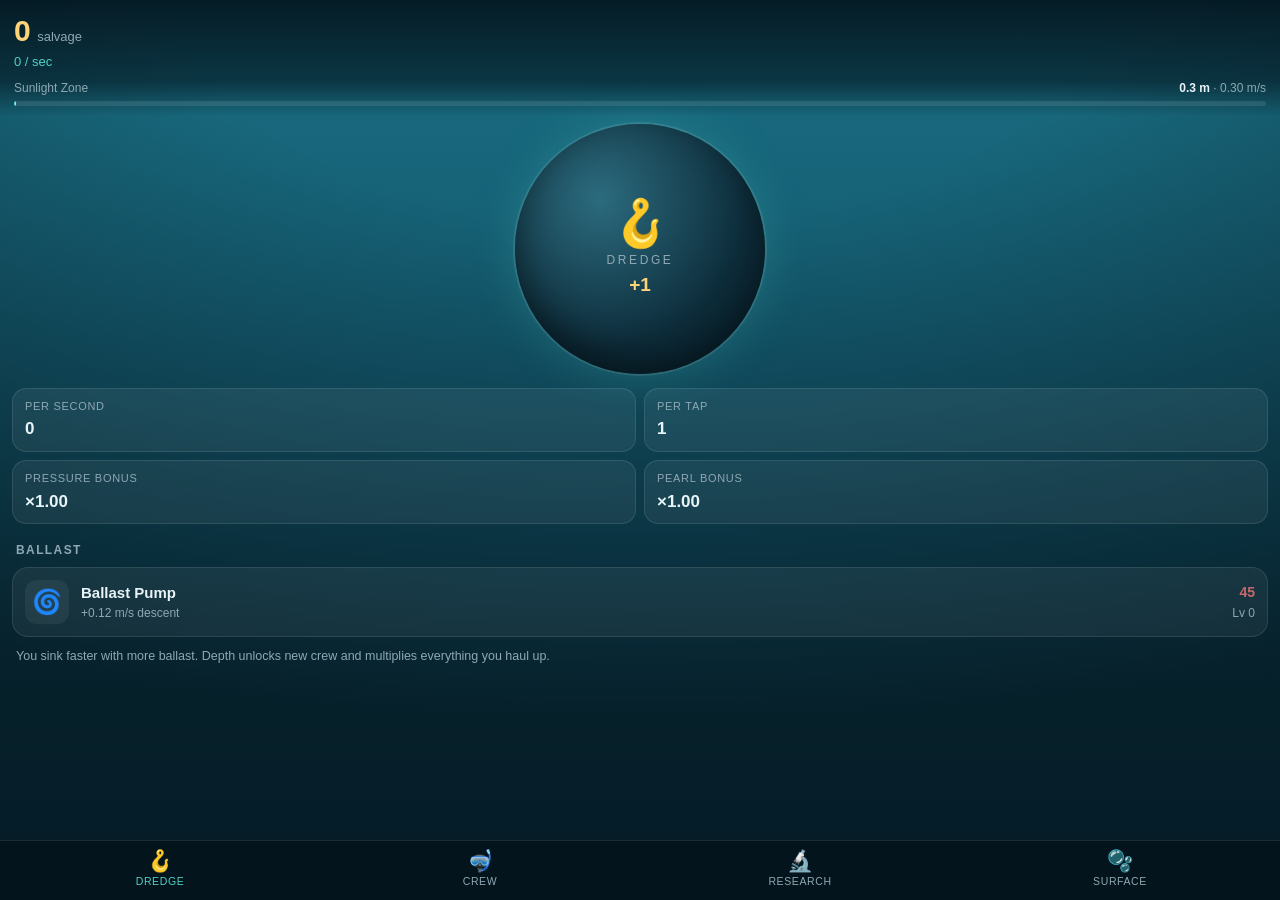
<file: abyss.html>
<!DOCTYPE html>
<html lang="en">
<head>
<meta charset="utf-8">
<meta name="viewport" content="width=device-width, initial-scale=1, maximum-scale=1, user-scalable=no, viewport-fit=cover">
<meta name="theme-color" content="#03131c">
<meta name="apple-mobile-web-app-capable" content="yes">
<meta name="apple-mobile-web-app-status-bar-style" content="black-translucent">
<meta name="description" content="Abyss — an idle deep-sea salvage game.">
<title>Abyss</title>
<style>
  :root{
    --bg:#03131c;
    --panel:rgba(255,255,255,.06);
    --panel-2:rgba(255,255,255,.09);
    --line:rgba(255,255,255,.10);
    --text:#e8f4f8;
    --dim:#8fa8b4;
    --gold:#ffd479;
    --teal:#4fd1c5;
    --pearl:#cbb6ff;
    --bad:#ff7a7a;
    --nav:76px;
  }
  *{box-sizing:border-box;-webkit-tap-highlight-color:transparent}
  html,body{height:100%}
  body{
    margin:0;
    font:15px/1.4 ui-rounded,-apple-system,BlinkMacSystemFont,"Segoe UI",Roboto,sans-serif;
    color:var(--text);
    background:var(--bg);
    overflow:hidden;
    overscroll-behavior:none;
    touch-action:manipulation;
    -webkit-user-select:none;user-select:none;
  }
  #water{position:fixed;inset:0;z-index:-2;transition:background 1.2s linear}
  #vignette{position:fixed;inset:0;z-index:-1;pointer-events:none;
    background:radial-gradient(120% 80% at 50% 0%,transparent 30%,rgba(0,0,0,.55) 100%)}

  /* ---------- top status ---------- */
  header{
    position:fixed;top:0;left:0;right:0;z-index:5;
    padding:calc(env(safe-area-inset-top) + 10px) 14px 10px;
    background:linear-gradient(#03131ce6,#03131c99 70%,transparent);
    backdrop-filter:blur(6px);
  }
  .salvage{display:flex;align-items:baseline;gap:7px}
  .salvage b{font-size:30px;font-weight:800;letter-spacing:-.5px;color:var(--gold)}
  .salvage span{font-size:13px;color:var(--dim)}
  .rate{font-size:13px;color:var(--teal);margin-top:1px}
  .depthbar{margin-top:9px}
  .depthrow{display:flex;justify-content:space-between;font-size:12px;color:var(--dim);margin-bottom:4px}
  .depthrow b{color:var(--text);font-weight:600}
  .track{height:5px;border-radius:99px;background:rgba(255,255,255,.10);overflow:hidden}
  .fill{height:100%;width:0;background:linear-gradient(90deg,var(--teal),#9ae6ff);border-radius:99px;transition:width .3s}

  /* ---------- scroll area ---------- */
  main{
    position:fixed;top:0;bottom:0;left:0;right:0;
    padding:calc(env(safe-area-inset-top) + 118px) 12px calc(var(--nav) + env(safe-area-inset-bottom) + 16px);
    overflow-y:auto;-webkit-overflow-scrolling:touch;overscroll-behavior:contain;
  }
  .page{display:none;animation:in .18s ease}
  .page.on{display:block}
  @keyframes in{from{opacity:0;transform:translateY(6px)}to{opacity:1}}
  h2{font-size:12px;letter-spacing:1.4px;text-transform:uppercase;color:var(--dim);margin:18px 4px 8px;font-weight:700}
  h2:first-child{margin-top:2px}

  /* ---------- dredge ---------- */
  .tapwrap{display:flex;flex-direction:column;align-items:center;justify-content:center;padding:6px 0 14px}
  #tap{
    position:relative;width:min(66vw,250px);aspect-ratio:1;border-radius:50%;border:0;
    background:radial-gradient(circle at 34% 30%,#2b6b7e,#0d2c3a 62%,#07202b);
    box-shadow:0 0 0 2px rgba(255,255,255,.10),0 0 46px rgba(79,209,197,.22),inset 0 -14px 34px rgba(0,0,0,.45);
    color:var(--text);font:inherit;transition:transform .07s ease,box-shadow .2s;
  }
  #tap:active{transform:scale(.955);box-shadow:0 0 0 2px rgba(255,255,255,.18),0 0 66px rgba(79,209,197,.4),inset 0 -10px 26px rgba(0,0,0,.45)}
  #tap .ico{font-size:46px;line-height:1}
  #tap .lbl{margin-top:6px;font-size:12px;letter-spacing:2.6px;text-transform:uppercase;color:var(--dim)}
  #tap .val{margin-top:3px;font-size:19px;font-weight:800;color:var(--gold)}
  .float{position:fixed;pointer-events:none;font-weight:800;color:var(--gold);
    text-shadow:0 2px 10px rgba(0,0,0,.6);animation:rise .85s ease-out forwards;z-index:9}
  @keyframes rise{from{opacity:1;transform:translate(-50%,0)}to{opacity:0;transform:translate(-50%,-70px)}}

  .stats{display:grid;grid-template-columns:1fr 1fr;gap:8px}
  .stat{background:var(--panel);border:1px solid var(--line);border-radius:14px;padding:10px 12px}
  .stat i{display:block;font-style:normal;font-size:11px;letter-spacing:.7px;text-transform:uppercase;color:var(--dim)}
  .stat b{display:block;font-size:17px;margin-top:3px;font-weight:700}

  /* ---------- cards ---------- */
  .card{
    display:flex;align-items:center;gap:12px;width:100%;text-align:left;
    background:var(--panel);border:1px solid var(--line);border-radius:16px;
    padding:12px;margin-bottom:8px;color:var(--text);font:inherit;
    transition:background .15s,transform .07s,border-color .15s;
  }
  .card:active{transform:scale(.985)}
  .card.can{background:var(--panel-2);border-color:rgba(255,212,121,.42)}
  .card.locked{opacity:.42}
  .card .icon{flex:0 0 44px;height:44px;display:grid;place-items:center;font-size:24px;
    background:rgba(255,255,255,.06);border-radius:12px}
  .card .body{flex:1;min-width:0}
  .card .name{font-weight:700;display:flex;align-items:center;gap:6px}
  .card .name em{font-style:normal;font-size:11px;color:var(--teal);background:rgba(79,209,197,.14);
    padding:1px 6px;border-radius:99px}
  .card .sub{font-size:12px;color:var(--dim);margin-top:2px;white-space:nowrap;overflow:hidden;text-overflow:ellipsis}
  .card .right{flex:0 0 auto;text-align:right}
  .card .cost{font-weight:800;color:var(--gold);font-size:14px;white-space:nowrap}
  .card.can .cost{color:#fff2cf}
  .card:not(.can) .cost{color:var(--bad);opacity:.75}
  .card .owned{font-size:12px;color:var(--dim);margin-top:2px}
  .done{border-color:rgba(79,209,197,.35);background:rgba(79,209,197,.08);opacity:.85}
  .done .cost{color:var(--teal)}

  .note{font-size:12.5px;color:var(--dim);line-height:1.55;padding:0 4px;margin:10px 0 4px}

  /* ---------- buy amount ---------- */
  .seg{display:flex;gap:6px;margin:0 0 10px}
  .seg button{flex:1;padding:9px;border-radius:11px;border:1px solid var(--line);
    background:var(--panel);color:var(--dim);font:inherit;font-weight:700;font-size:13px}
  .seg button.on{background:rgba(79,209,197,.16);border-color:rgba(79,209,197,.45);color:var(--teal)}

  /* ---------- surface ---------- */
  .hero{background:linear-gradient(160deg,rgba(203,182,255,.16),rgba(255,255,255,.04));
    border:1px solid rgba(203,182,255,.28);border-radius:20px;padding:18px;text-align:center;margin-bottom:12px}
  .hero .big{font-size:40px;font-weight:800;color:var(--pearl);line-height:1.1}
  .hero .cap{font-size:12px;letter-spacing:1.4px;text-transform:uppercase;color:var(--dim);margin-top:4px}
  .btn{display:block;width:100%;padding:15px;border-radius:15px;border:0;font:inherit;font-weight:800;
    font-size:16px;color:#1a1030;background:linear-gradient(90deg,#cbb6ff,#9ae6ff);margin-top:14px}
  .btn:disabled{background:rgba(255,255,255,.09);color:var(--dim)}
  .btn.ghost{background:var(--panel);border:1px solid var(--line);color:var(--dim);font-size:14px;padding:12px}

  /* ---------- nav ---------- */
  nav{
    position:fixed;left:0;right:0;bottom:0;z-index:6;display:flex;
    padding-bottom:env(safe-area-inset-bottom);
    background:rgba(4,20,28,.92);backdrop-filter:blur(14px);border-top:1px solid var(--line);
  }
  nav button{flex:1;border:0;background:none;color:var(--dim);font:inherit;font-size:10.5px;
    letter-spacing:.6px;padding:9px 0 11px;display:flex;flex-direction:column;align-items:center;gap:3px;position:relative}
  nav button .ni{font-size:21px;line-height:1}
  nav button.on{color:var(--teal)}
  nav .dot{position:absolute;top:6px;right:calc(50% - 20px);width:8px;height:8px;border-radius:50%;
    background:var(--gold);box-shadow:0 0 8px var(--gold);display:none}
  nav button.alert .dot{display:block}

  /* ---------- modal / toast ---------- */
  #modal{position:fixed;inset:0;z-index:20;display:none;place-items:center;padding:24px;
    background:rgba(2,10,15,.82);backdrop-filter:blur(4px)}
  #modal.on{display:grid}
  .sheet{width:100%;max-width:340px;background:#0a2432;border:1px solid var(--line);
    border-radius:22px;padding:22px;text-align:center}
  .sheet h3{margin:0 0 8px;font-size:20px}
  .sheet p{margin:0;color:var(--dim);font-size:14px;line-height:1.6}
  #toast{position:fixed;left:50%;transform:translateX(-50%);bottom:calc(var(--nav) + env(safe-area-inset-bottom) + 18px);
    z-index:15;background:#0d3244;border:1px solid var(--line);border-radius:99px;padding:9px 18px;
    font-size:13px;font-weight:600;opacity:0;transition:opacity .25s;pointer-events:none}
  #toast.on{opacity:1}
</style>
</head>
<body>

<div id="water"></div><div id="vignette"></div>

<header>
  <div class="salvage"><b id="salvage">0</b><span>salvage</span></div>
  <div class="rate" id="rate">0 / sec</div>
  <div class="depthbar">
    <div class="depthrow"><span id="zone">Sunlight Zone</span><span><b id="depth">0 m</b> · <span id="drate">0 m/s</span></span></div>
    <div class="track"><div class="fill" id="dfill"></div></div>
  </div>
</header>

<main id="scroll">
  <!-- DREDGE -->
  <section class="page on" id="p-dredge">
    <div class="tapwrap">
      <button id="tap"><div class="ico">🪝</div><div class="lbl">Dredge</div><div class="val" id="tapval">+1</div></button>
    </div>
    <div class="stats">
      <div class="stat"><i>Per second</i><b id="s-sps">0</b></div>
      <div class="stat"><i>Per tap</i><b id="s-tap">1</b></div>
      <div class="stat"><i>Pressure bonus</i><b id="s-press">×1.00</b></div>
      <div class="stat"><i>Pearl bonus</i><b id="s-pearl">×1.00</b></div>
    </div>
    <h2>Ballast</h2>
    <button class="card" id="ballast">
      <div class="icon">🌀</div>
      <div class="body">
        <div class="name">Ballast Pump</div>
        <div class="sub" id="ballast-sub">+0.12 m/s descent</div>
      </div>
      <div class="right"><div class="cost" id="ballast-cost">60</div><div class="owned" id="ballast-own">Lv 0</div></div>
    </button>
    <p class="note">You sink faster with more ballast. Depth unlocks new crew and multiplies everything you haul up.</p>
  </section>

  <!-- CREW -->
  <section class="page" id="p-crew">
    <div class="seg" id="buyseg">
      <button data-n="1" class="on">×1</button>
      <button data-n="10">×10</button>
      <button data-n="100">×100</button>
      <button data-n="max">MAX</button>
    </div>
    <div id="gens"></div>
    <p class="note">Every 25 of a crew type doubles its output.</p>
  </section>

  <!-- RESEARCH -->
  <section class="page" id="p-research">
    <div id="upgrades"></div>
    <p class="note">Research is permanent — it survives surfacing.</p>
  </section>

  <!-- SURFACE -->
  <section class="page" id="p-surface">
    <div class="hero">
      <div class="big" id="pearlgain">0</div>
      <div class="cap">Pearls on surfacing</div>
      <button class="btn" id="surface">Surface</button>
    </div>
    <div class="stats">
      <div class="stat"><i>Pearls held</i><b id="s-pearls">0</b></div>
      <div class="stat"><i>Dives completed</i><b id="s-dives">0</b></div>
      <div class="stat"><i>Deepest ever</i><b id="s-deepest">0 m</b></div>
      <div class="stat"><i>Total salvage</i><b id="s-total">0</b></div>
    </div>
    <p class="note">Surfacing resets salvage, crew and ballast — you keep pearls and research.
      Each pearl gives <b>+8%</b> production and <b>+3%</b> descent speed. You need <b>1,000 m</b> to surface with anything.</p>
    <h2>Save</h2>
    <button class="btn ghost" id="export">Copy save to clipboard</button>
    <button class="btn ghost" id="import">Paste save</button>
    <button class="btn ghost" id="wipe">Erase everything</button>
  </section>
</main>

<nav>
  <button class="on" data-p="dredge"><span class="ni">🪝</span>DREDGE<span class="dot"></span></button>
  <button data-p="crew"><span class="ni">🤿</span>CREW<span class="dot"></span></button>
  <button data-p="research"><span class="ni">🔬</span>RESEARCH<span class="dot"></span></button>
  <button data-p="surface"><span class="ni">🫧</span>SURFACE<span class="dot"></span></button>
</nav>

<div id="modal"><div class="sheet">
  <h3 id="m-title"></h3><p id="m-body"></p>
  <button class="btn" id="m-ok">Dive back in</button>
</div></div>
<div id="toast"></div>

<script>
"use strict";
const SAVE_KEY = "abyss.save.v1";
const $ = s => document.querySelector(s);

/* ------------------------------------------------------------------ data */
const GENERATORS = [
  {id:"diver",   icon:"🤿", name:"Free Diver",       base:15,     rate:.2,    depth:0,    sub:"Holds their breath. Mostly."},
  {id:"drone",   icon:"🛸", name:"Salvage Drone",    base:130,    rate:1.6,   depth:30,   sub:"Tethered, tireless, slightly dented."},
  {id:"crawler", icon:"🦀", name:"Seabed Crawler",   base:1500,   rate:9,     depth:120,  sub:"Walks the silt, sifting for metal."},
  {id:"sub",     icon:"🚤", name:"Submersible",      base:22000,  rate:47,    depth:450,  sub:"Two seats, one very thick window."},
  {id:"rig",     icon:"🏗️", name:"Dredging Rig",     base:350000, rate:260,   depth:1100, sub:"Chews through the seabed by the tonne."},
  {id:"trench",  icon:"⚙️", name:"Trench Harvester", base:5.2e6,  rate:1400,  depth:2400, sub:"Built for pressure that folds steel."},
  {id:"kraken",  icon:"🦑", name:"Kraken Arm",       base:8e7,    rate:7800,  depth:4800, sub:"Nine joints. Nobody designed the ninth."},
  {id:"maw",     icon:"🕳️", name:"Abyssal Maw",      base:1.1e9,  rate:44000, depth:8500, sub:"It salvages. Do not ask how."},
];

const UPGRADES = [
  {id:"hooks",    icon:"🪝", name:"Barbed Hooks",      cost:50,    target:"click",  mult:3,    depth:0,    sub:"Tap yield ×3"},
  {id:"lamps",    icon:"💡", name:"Halogen Lamps",     cost:700,   target:"diver",  mult:3,    depth:25,   sub:"Free Divers ×3"},
  {id:"thrust",   icon:"💨", name:"Descent Thrusters", cost:1600,  target:"descent",mult:1.5,  depth:55,   sub:"Descent speed ×1.5"},
  {id:"winch",    icon:"🎣", name:"Powered Winch",     cost:6000,  target:"click",  mult:4,    depth:110,  sub:"Tap yield ×4"},
  {id:"sonar",    icon:"📡", name:"Wide-Band Sonar",   cost:20000, target:"all",    mult:1.5,  depth:170,  sub:"All production ×1.5"},
  {id:"netting",  icon:"🕸️", name:"Smart Netting",     cost:9e4,   target:"drone",  mult:3,    depth:300,  sub:"Salvage Drones ×3"},
  {id:"claw",     icon:"🦾", name:"Auto-Claw",         cost:2.4e5, target:"share",  mult:.05,  depth:420,  sub:"Taps also give 5% of your per-second"},
  {id:"tracks",   icon:"🛞", name:"Diamond Tracks",    cost:7e5,   target:"crawler",mult:3,    depth:650,  sub:"Seabed Crawlers ×3"},
  {id:"glass",    icon:"🔮", name:"Deepglass Optics",  cost:3e6,   target:"all",    mult:2,    depth:900,  sub:"All production ×2"},
  {id:"ai",       icon:"🧠", name:"Ballast AI",        cost:1.2e7, target:"descent",mult:1.75, depth:1300, sub:"Descent speed ×1.75"},
  {id:"hull",     icon:"🛡️", name:"Pressure Hull",     cost:2e8,   target:"all",    mult:2.5,  depth:2600, sub:"All production ×2.5"},
  {id:"anchor",   icon:"⚓", name:"Gravity Anchor",    cost:4e9,   target:"descent",mult:2,    depth:3600, sub:"Descent speed ×2"},
  {id:"qclaw",    icon:"⚛️", name:"Quantum Claw",      cost:6e10,  target:"share",  mult:.15,  depth:4600, sub:"Taps also give 15% of your per-second"},
  {id:"chorus",   icon:"🐋", name:"Whale Chorus",      cost:9e11,  target:"all",    mult:3,    depth:6200, sub:"All production ×3"},
  {id:"singular", icon:"🌌", name:"Singularity Net",   cost:5e13,  target:"all",    mult:5,    depth:9500, sub:"All production ×5"},
];

const ZONES = [
  {d:0,    name:"Sunlight Zone",  top:[26,110,130], bot:[10,60,84]},
  {d:200,  name:"Twilight Zone",  top:[14,72,96],   bot:[6,36,56]},
  {d:1000, name:"Midnight Zone",  top:[8,40,62],    bot:[3,18,32]},
  {d:3000, name:"Abyssal Plain",  top:[5,24,40],    bot:[2,9,18]},
  {d:6000, name:"Hadal Trench",   top:[10,14,34],   bot:[2,4,12]},
  {d:9000, name:"The Unmapped",   top:[22,8,38],    bot:[3,2,10]},
];

/* ----------------------------------------------------------------- state */
function newGame(){
  return {salvage:0, total:0, depth:0, deepest:0, pearls:0, dives:0, ballast:0,
          gens:{}, ups:{}, saved:Date.now()};
}
let S = newGame();
let buyAmt = 1, lastFrame = performance.now(), sinceSave = 0, seenTabs = {};

/* ------------------------------------------------------------------ math */
function fmt(n){
  if(!isFinite(n)) return "∞";
  if(n < 0) return "-" + fmt(-n);
  if(n < 1000) return n < 10 ? (Math.round(n*10)/10).toString() : Math.floor(n).toString();
  const U = ["","K","M","B","T","Qa","Qi","Sx","Sp","Oc","No","Dc","Ud","Dd"];
  let t = Math.floor(Math.log10(n)/3);
  if(t >= U.length) return n.toExponential(2).replace("e+","e");
  const v = n / Math.pow(1000,t);
  return (v < 10 ? v.toFixed(2) : v < 100 ? v.toFixed(1) : Math.floor(v)) + U[t];
}
const has = id => !!S.ups[id];
const owned = id => S.gens[id] || 0;

function genOutput(g){
  const n = owned(g.id);
  if(!n) return 0;
  let m = Math.pow(2, Math.floor(n/25));
  for(const u of UPGRADES) if(u.target === g.id && has(u.id)) m *= u.mult;
  return g.rate * n * m;
}
function pressureMult(){ return 1 + S.depth/400; }
function pearlMult(){ return 1 + S.pearls*.08; }
function globalMult(){
  let m = pressureMult() * pearlMult();
  for(const u of UPGRADES) if(u.target === "all" && has(u.id)) m *= u.mult;
  return m;
}
function sps(){
  let raw = 0;
  for(const g of GENERATORS) raw += genOutput(g);
  return raw * globalMult();
}
function tapShare(){
  let s = 0;
  for(const u of UPGRADES) if(u.target === "share" && has(u.id)) s += u.mult;
  return s;
}
function tapPower(){
  let base = 1;
  for(const u of UPGRADES) if(u.target === "click" && has(u.id)) base *= u.mult;
  return base * globalMult() + sps() * tapShare();
}
// water fights back the deeper you go — keeps depth from running away late
function drag(){ return 1 + Math.pow(S.depth/2000, .85); }
function thrust(){
  let r = (.3 + S.ballast*.15) * (1 + S.pearls*.03);
  for(const u of UPGRADES) if(u.target === "descent" && has(u.id)) r *= u.mult;
  return r;
}
function descentRate(){ return thrust()/drag(); }
const ballastCost = () => Math.ceil(45 * Math.pow(1.26, S.ballast));
const genCost = (g,n) => Math.ceil(g.base * Math.pow(1.15, owned(g.id)) * (Math.pow(1.15,n)-1) / .15);

function maxAffordable(g){
  let lo = 0, hi = 1;
  while(genCost(g,hi) <= S.salvage && hi < 1e5) hi *= 2;
  while(lo < hi){ const mid = Math.ceil((lo+hi)/2); genCost(g,mid) <= S.salvage ? lo = mid : hi = mid-1; }
  return lo;
}
const wantCount = g => buyAmt === "max" ? Math.max(1, maxAffordable(g)) : buyAmt;
const pearlGain = () => S.depth < 1000 ? 0 : Math.floor(Math.pow(S.depth/1000, 1.2) * 4);
const zoneAt = d => ZONES.reduce((a,z) => d >= z.d ? z : a, ZONES[0]);

/* ---------------------------------------------------------------- actions */
function doTap(e){
  const v = tapPower();
  S.salvage += v; S.total += v;
  const r = $("#tap").getBoundingClientRect();
  const f = document.createElement("div");
  f.className = "float"; f.textContent = "+" + fmt(v);
  f.style.left = (r.left + r.width*(.25 + Math.random()*.5)) + "px";
  f.style.top  = (r.top  + r.height*(.08 + Math.random()*.18)) + "px";
  document.body.appendChild(f);
  setTimeout(() => f.remove(), 850);
  if(navigator.vibrate) navigator.vibrate(6);
  paint();
}
function buyGen(g){
  if(S.depth < g.depth) return;
  const n = wantCount(g), c = genCost(g,n);
  if(S.salvage < c) return toast("Not enough salvage");
  S.salvage -= c; S.gens[g.id] = owned(g.id) + n;
  render(); paint();
}
function buyUp(u){
  if(has(u.id) || S.deepest < u.depth) return;
  if(S.salvage < u.cost) return toast("Not enough salvage");
  S.salvage -= u.cost; S.ups[u.id] = 1;
  toast(u.name + " installed");
  render(); paint();
}
function buyBallast(){
  const c = ballastCost();
  if(S.salvage < c) return toast("Not enough salvage");
  S.salvage -= c; S.ballast++;
  paint();
}
function surface(){
  const p = pearlGain();
  if(p <= 0) return toast("Reach 1,000 m first");
  S.pearls += p; S.dives++;
  S.salvage = 0; S.depth = 0; S.ballast = 0; S.gens = {};
  show("Surfaced", "You bring up <b>" + fmt(p) + "</b> pearl" + (p===1?"":"s") +
       ". Production is now <b>×" + (pearlMult()).toFixed(2) + "</b>.");
  render(); paint(); save();
}

/* ------------------------------------------------------------------- loop */
function tick(now){
  const dt = Math.min((now - lastFrame)/1000, .5);
  lastFrame = now;
  const gain = sps()*dt;
  S.salvage += gain; S.total += gain;
  S.depth += descentRate()*dt;
  if(S.depth > S.deepest) S.deepest = S.depth;
  sinceSave += dt;
  if(sinceSave > 10){ sinceSave = 0; save(); }
  paint();
  requestAnimationFrame(tick);
}

/* ------------------------------------------------------------------ paint */
let lastZone = null, structureDirty = true;

function paint(){
  const rate = sps(), tap = tapPower(), d = S.depth;
  $("#salvage").textContent = fmt(S.salvage);
  $("#rate").textContent = fmt(rate) + " / sec";
  $("#depth").textContent = fmt(d) + " m";
  $("#drate").textContent = descentRate().toFixed(2) + " m/s";
  $("#tapval").textContent = "+" + fmt(tap);

  const z = zoneAt(d), zi = ZONES.indexOf(z), next = ZONES[zi+1];
  $("#zone").textContent = z.name;
  $("#dfill").style.width = (next ? Math.min(100,(d-z.d)/(next.d-z.d)*100) : 100) + "%";
  if(z !== lastZone){ lastZone = z; paintWater(z); }

  $("#s-sps").textContent   = fmt(rate);
  $("#s-tap").textContent   = fmt(tap);
  $("#s-press").textContent = "×" + pressureMult().toFixed(2);
  $("#s-pearl").textContent = "×" + pearlMult().toFixed(2);
  $("#ballast-cost").textContent = fmt(ballastCost());
  $("#ballast-own").textContent  = "Lv " + S.ballast;
  $("#ballast").classList.toggle("can", S.salvage >= ballastCost());

  $("#pearlgain").textContent = fmt(pearlGain());
  $("#surface").disabled = pearlGain() <= 0;
  $("#s-pearls").textContent  = fmt(S.pearls);
  $("#s-dives").textContent   = S.dives;
  $("#s-deepest").textContent = fmt(S.deepest) + " m";
  $("#s-total").textContent   = fmt(S.total);

  // unlocking a card changes the list structure
  const unlockedNow = GENERATORS.filter(g => d >= g.depth).length +
                      UPGRADES.filter(u => S.deepest >= u.depth).length;
  if(unlockedNow !== paint._u){ paint._u = unlockedNow; structureDirty = true; }
  if(structureDirty){ structureDirty = false; render(); }
  else refreshPrices();
  paintNav();
}

function paintWater(z){
  const t = "rgb(" + z.top.join(",") + ")", b = "rgb(" + z.bot.join(",") + ")";
  $("#water").style.background = "linear-gradient(" + t + "," + b + ")";
  document.querySelector('meta[name=theme-color]').setAttribute("content", t);
}

function render(){
  const gens = $("#gens"); gens.innerHTML = "";
  for(const g of GENERATORS){
    const unlocked = S.depth >= g.depth;
    const n = wantCount(g), c = genCost(g,n), cnt = owned(g.id);
    const el = document.createElement("button");
    el.className = "card" + (unlocked ? "" : " locked");
    el.dataset.gen = g.id;
    el.innerHTML =
      '<div class="icon">' + (unlocked ? g.icon : "🔒") + '</div>' +
      '<div class="body"><div class="name">' + (unlocked ? g.name : "???") +
        (cnt >= 25 ? ' <em>×' + Math.pow(2,Math.floor(cnt/25)) + '</em>' : '') + '</div>' +
        '<div class="sub">' + (unlocked
          ? (cnt ? fmt(genOutput(g)*globalMult()) + "/s total · " : "") + fmt(g.rate) + "/s each"
          : "Reach " + fmt(g.depth) + " m") + '</div></div>' +
      '<div class="right"><div class="cost">' + (unlocked ? fmt(c) + (n>1?" ×"+n:"") : "—") +
        '</div><div class="owned">' + cnt + ' owned</div></div>';
    if(unlocked) el.onclick = () => buyGen(g);
    gens.appendChild(el);
  }

  const ups = $("#upgrades"); ups.innerHTML = "";
  let hiddenFrom = null;
  for(const u of UPGRADES){
    if(has(u.id)){ ups.appendChild(upCard(u,"done")); continue; }
    if(S.deepest < u.depth){ hiddenFrom = hiddenFrom ?? u; continue; }
    ups.appendChild(upCard(u,""));
  }
  if(hiddenFrom){
    const el = document.createElement("button");
    el.className = "card locked";
    el.innerHTML = '<div class="icon">🔒</div><div class="body"><div class="name">Sealed research</div>' +
      '<div class="sub">Next unlocks at ' + fmt(hiddenFrom.depth) + ' m</div></div>';
    ups.appendChild(el);
  }
  refreshPrices();
}
function upCard(u, cls){
  const el = document.createElement("button");
  el.className = "card " + cls;
  el.dataset.up = u.id;
  el.innerHTML =
    '<div class="icon">' + u.icon + '</div>' +
    '<div class="body"><div class="name">' + u.name + '</div><div class="sub">' + u.sub + '</div></div>' +
    '<div class="right"><div class="cost">' + (cls === "done" ? "OWNED" : fmt(u.cost)) + '</div></div>';
  if(cls !== "done") el.onclick = () => buyUp(u);
  return el;
}

function refreshPrices(){
  for(const g of GENERATORS){
    const el = document.querySelector('[data-gen="' + g.id + '"]');
    if(!el || S.depth < g.depth) continue;
    const n = wantCount(g), c = genCost(g,n);
    el.querySelector(".cost").textContent = fmt(c) + (n > 1 ? " ×" + n : "");
    el.classList.toggle("can", S.salvage >= c);
  }
  for(const u of UPGRADES){
    const el = document.querySelector('[data-up="' + u.id + '"]');
    if(!el || has(u.id)) continue;
    el.classList.toggle("can", S.salvage >= u.cost);
  }
}

function paintNav(){
  const affordCrew = GENERATORS.some(g => S.depth >= g.depth && S.salvage >= genCost(g,1));
  const affordUp   = UPGRADES.some(u => !has(u.id) && S.deepest >= u.depth && S.salvage >= u.cost);
  mark("crew", affordCrew); mark("research", affordUp); mark("surface", pearlGain() > 0);
}
function mark(page, on){
  const b = document.querySelector('nav [data-p="' + page + '"]');
  b.classList.toggle("alert", on && !b.classList.contains("on"));
}

/* --------------------------------------------------------------- plumbing */
function go(page){
  document.querySelectorAll(".page").forEach(p => p.classList.toggle("on", p.id === "p-" + page));
  document.querySelectorAll("nav button").forEach(b => b.classList.toggle("on", b.dataset.p === page));
  $("#scroll").scrollTop = 0;
  seenTabs[page] = true;
  paint();
}
let toastTimer;
function toast(msg){
  const t = $("#toast"); t.textContent = msg; t.classList.add("on");
  clearTimeout(toastTimer); toastTimer = setTimeout(() => t.classList.remove("on"), 1600);
}
function show(title, body){
  $("#m-title").innerHTML = title; $("#m-body").innerHTML = body; $("#modal").classList.add("on");
}

/* ------------------------------------------------------------------- save */
function save(){
  S.saved = Date.now();
  try{ localStorage.setItem(SAVE_KEY, JSON.stringify(S)); }catch(e){}
}
function load(){
  let raw;
  try{ raw = localStorage.getItem(SAVE_KEY); }catch(e){ return; }
  if(!raw) return;
  try{
    const d = JSON.parse(raw);
    S = Object.assign(newGame(), d);
    S.gens = d.gens || {}; S.ups = d.ups || {};
    offline();
  }catch(e){ console.warn("bad save", e); }
}
function offline(){
  const secs = Math.min((Date.now() - (S.saved || Date.now()))/1000, 12*3600);
  if(secs < 60) return;
  const earned = sps()*secs, sunk = descentRate()*secs;
  S.salvage += earned; S.total += earned; S.depth += sunk;
  if(S.depth > S.deepest) S.deepest = S.depth;
  const h = Math.floor(secs/3600), m = Math.floor(secs%3600/60);
  show("While you were away", "The crew kept working for <b>" + (h ? h + "h " : "") + m + "m</b>.<br><br>" +
       "<b>+" + fmt(earned) + "</b> salvage<br><b>+" + fmt(sunk) + " m</b> deeper");
}

/* ------------------------------------------------------------------ wiring */
$("#tap").addEventListener("pointerdown", e => { e.preventDefault(); doTap(e); });
$("#ballast").onclick = buyBallast;
$("#surface").onclick = surface;
$("#m-ok").onclick = () => $("#modal").classList.remove("on");
document.querySelectorAll("nav button").forEach(b => b.onclick = () => go(b.dataset.p));
document.querySelectorAll("#buyseg button").forEach(b => b.onclick = () => {
  document.querySelectorAll("#buyseg button").forEach(x => x.classList.remove("on"));
  b.classList.add("on");
  buyAmt = b.dataset.n === "max" ? "max" : +b.dataset.n;
  render();
});
$("#export").onclick = async () => {
  save();
  const code = btoa(unescape(encodeURIComponent(JSON.stringify(S))));
  try{ await navigator.clipboard.writeText(code); toast("Save copied"); }
  catch(e){ prompt("Copy your save:", code); }
};
$("#import").onclick = () => {
  const code = prompt("Paste a save code:");
  if(!code) return;
  try{
    S = Object.assign(newGame(), JSON.parse(decodeURIComponent(escape(atob(code.trim())))));
    save(); structureDirty = true; paint(); toast("Save loaded");
  }catch(e){ toast("That code didn't parse"); }
};
$("#wipe").onclick = () => {
  if(!confirm("Erase your save permanently?")) return;
  S = newGame(); save(); structureDirty = true; paint(); go("dredge"); toast("Wiped");
};
document.addEventListener("visibilitychange", () => {
  if(document.hidden) save();
  else { lastFrame = performance.now(); offline(); }
});
window.addEventListener("beforeunload", save);
document.addEventListener("gesturestart", e => e.preventDefault());

load();
render();
paint();
requestAnimationFrame(tick);
</script>
</body>
</html>
</file>
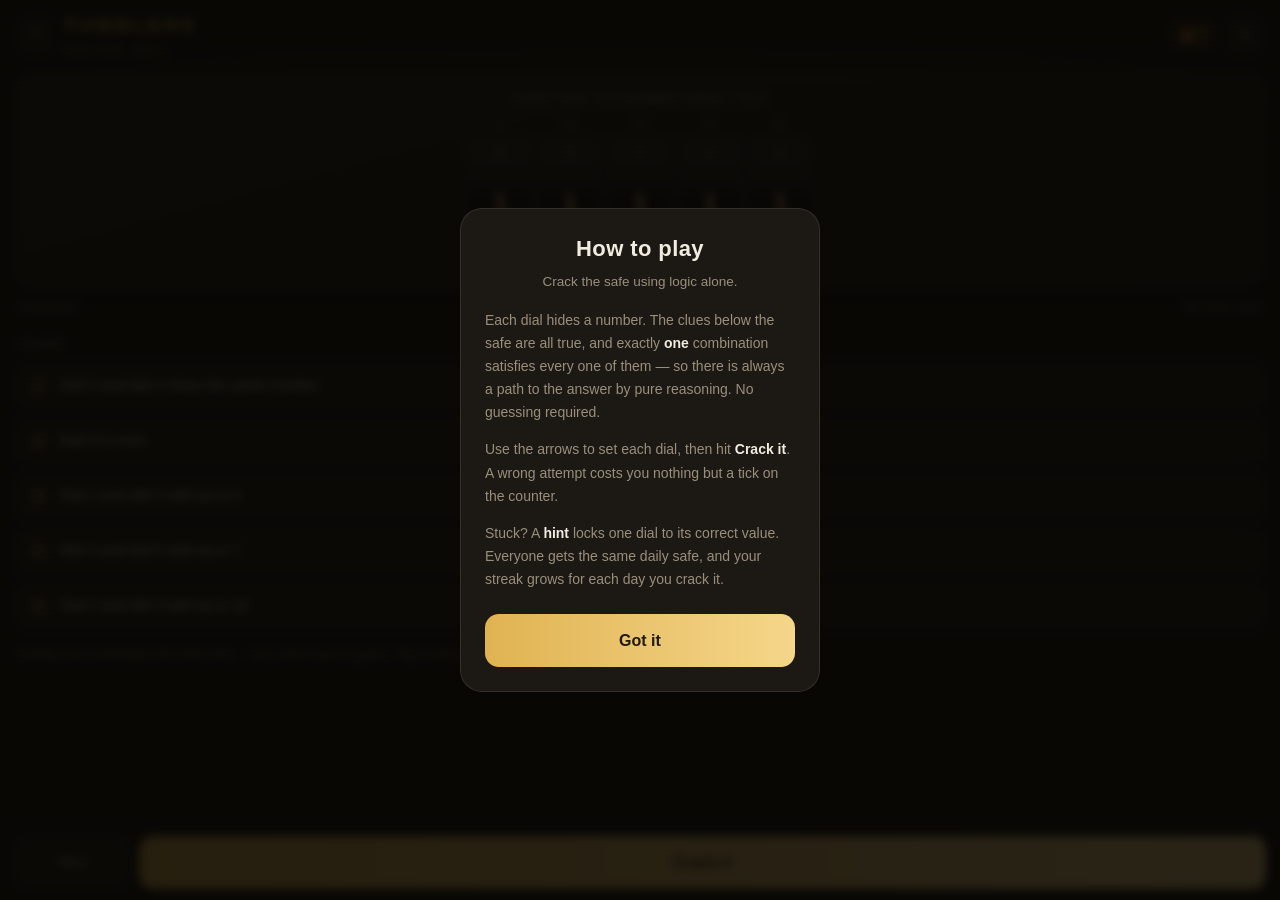
<file: tumblers.html>
<!DOCTYPE html>
<html lang="en">
<head>
<meta charset="utf-8">
<meta name="viewport" content="width=device-width, initial-scale=1, maximum-scale=1, user-scalable=no, viewport-fit=cover">
<meta name="theme-color" content="#14110d">
<meta name="apple-mobile-web-app-capable" content="yes">
<meta name="apple-mobile-web-app-status-bar-style" content="black-translucent">
<meta name="description" content="Tumblers — a daily safe-cracking logic puzzle.">
<title>Tumblers</title>
<style>
  :root{
    --bg:#14110d;
    --steel:#221d17;
    --steel-2:#2b251d;
    --line:rgba(255,255,255,.10);
    --text:#f2ece0;
    --dim:#9a8f7d;
    --brass:#e0b352;
    --brass-2:#f5d68a;
    --green:#7fc98a;
    --red:#e0716b;
    --bar:78px;
  }
  *{box-sizing:border-box;-webkit-tap-highlight-color:transparent}
  html,body{height:100%}
  body{
    margin:0;background:var(--bg);color:var(--text);
    font:15px/1.45 ui-rounded,-apple-system,BlinkMacSystemFont,"Segoe UI",Roboto,sans-serif;
    overflow:hidden;overscroll-behavior:none;touch-action:manipulation;
    -webkit-user-select:none;user-select:none;
  }
  body::before{content:"";position:fixed;inset:0;z-index:-1;
    background:radial-gradient(90% 60% at 50% -10%,#2e2519,transparent 70%)}

  header{position:fixed;top:0;left:0;right:0;z-index:5;
    padding:calc(env(safe-area-inset-top) + 12px) 16px 10px;
    display:flex;align-items:center;gap:10px;
    background:linear-gradient(var(--bg),rgba(20,17,13,.9) 65%,transparent)}
  .brand{flex:1;min-width:0}
  .brand h1{margin:0;font-size:19px;letter-spacing:3.5px;font-weight:800;color:var(--brass)}
  .brand .sub{font-size:11.5px;color:var(--dim);letter-spacing:.4px;margin-top:1px}
  .iconbtn{width:38px;height:38px;flex:0 0 auto;border-radius:11px;border:1px solid var(--line);
    background:var(--steel);color:var(--dim);font:inherit;font-size:16px;display:grid;place-items:center}
  .streak{font-size:12px;font-weight:800;color:var(--brass);background:rgba(224,179,82,.12);
    border:1px solid rgba(224,179,82,.25);border-radius:99px;padding:5px 10px;white-space:nowrap}

  main{position:fixed;inset:0;overflow-y:auto;-webkit-overflow-scrolling:touch;overscroll-behavior:contain;
    padding:calc(env(safe-area-inset-top) + 74px) 14px calc(var(--bar) + env(safe-area-inset-bottom) + 18px)}

  /* ---------------- safe ---------------- */
  .safe{background:linear-gradient(165deg,var(--steel-2),var(--steel));
    border:1px solid var(--line);border-radius:20px;padding:16px 12px;
    box-shadow:inset 0 1px 0 rgba(255,255,255,.06),0 12px 30px rgba(0,0,0,.45)}
  .safe.shake{animation:shake .4s}
  @keyframes shake{10%,90%{transform:translateX(-2px)}20%,80%{transform:translateX(4px)}
    30%,50%,70%{transform:translateX(-7px)}40%,60%{transform:translateX(7px)}}
  .safe.open{border-color:rgba(127,201,138,.5);box-shadow:0 0 34px rgba(127,201,138,.22)}
  .range{text-align:center;font-size:10.5px;letter-spacing:1.5px;text-transform:uppercase;
    color:var(--dim);margin:0 0 12px;font-weight:700}
  .dials{display:flex;justify-content:center;gap:6px}
  .dial{flex:1;max-width:64px;display:flex;flex-direction:column;align-items:center;gap:4px}
  .dial .cap{font-size:10px;letter-spacing:.8px;color:var(--dim);font-weight:700}
  .chev{width:100%;height:30px;border:0;border-radius:9px;background:rgba(255,255,255,.05);
    color:var(--dim);font:inherit;font-size:12px;display:grid;place-items:center}
  .chev:active{background:rgba(224,179,82,.22);color:var(--brass-2)}
  .win{width:100%;aspect-ratio:1/1.05;border:1px solid var(--line);border-radius:12px;
    background:linear-gradient(#171310,#0d0b08);display:grid;place-items:center;
    font-size:27px;font-weight:800;color:var(--brass-2);
    text-shadow:0 2px 6px rgba(0,0,0,.7);position:relative;overflow:hidden}
  .win::after{content:"";position:absolute;inset:0;
    background:linear-gradient(180deg,rgba(255,255,255,.10),transparent 42%,rgba(0,0,0,.35))}
  .dial.hl .win{border-color:var(--brass);box-shadow:0 0 0 2px rgba(224,179,82,.35) inset}
  .dial.locked .win{color:var(--green)}
  .dial.locked .chev{opacity:.25}
  .dial .num{position:relative;z-index:1}

  .metaline{display:flex;justify-content:space-between;font-size:12px;color:var(--dim);
    margin:10px 4px 0;letter-spacing:.3px}

  /* ---------------- clues ---------------- */
  h2{font-size:11.5px;letter-spacing:1.6px;text-transform:uppercase;color:var(--dim);
    margin:20px 4px 9px;font-weight:800}
  .clue{display:flex;align-items:flex-start;gap:11px;width:100%;text-align:left;
    background:var(--steel);border:1px solid var(--line);border-radius:13px;
    padding:12px 13px;margin-bottom:7px;color:var(--text);font:inherit;font-size:14.5px;
    transition:opacity .15s,border-color .15s,transform .06s}
  .clue:active{transform:scale(.99)}
  .clue .n{flex:0 0 21px;height:21px;border-radius:7px;background:rgba(224,179,82,.14);
    color:var(--brass);font-size:11px;font-weight:800;display:grid;place-items:center;margin-top:1px}
  .clue.struck{opacity:.4}
  .clue.struck .t{text-decoration:line-through}
  .clue.lit{border-color:rgba(224,179,82,.5)}

  .note{font-size:12.5px;color:var(--dim);line-height:1.6;padding:0 4px;margin:14px 0 0}

  /* ---------------- bottom bar ---------------- */
  .bar{position:fixed;left:0;right:0;bottom:0;z-index:6;display:flex;gap:9px;
    padding:11px 14px calc(11px + env(safe-area-inset-bottom));
    background:rgba(20,17,13,.94);backdrop-filter:blur(14px);border-top:1px solid var(--line)}
  .btn{flex:1;padding:15px;border-radius:14px;border:0;font:inherit;font-weight:800;font-size:16px;
    background:linear-gradient(90deg,var(--brass),var(--brass-2));color:#20180a}
  .btn:disabled{background:rgba(255,255,255,.07);color:var(--dim)}
  .btn.alt{flex:0 0 116px;background:var(--steel);border:1px solid var(--line);color:var(--dim);font-size:14px}

  /* ---------------- modal ---------------- */
  .modal{position:fixed;inset:0;z-index:20;display:none;place-items:center;padding:22px;
    background:rgba(8,6,4,.86);backdrop-filter:blur(5px)}
  .modal.on{display:grid}
  .sheet{width:100%;max-width:360px;max-height:82vh;overflow-y:auto;background:#1c1813;
    border:1px solid var(--line);border-radius:22px;padding:24px}
  .sheet h3{margin:0 0 6px;font-size:22px;text-align:center;letter-spacing:.4px}
  .sheet .lede{margin:0 0 16px;text-align:center;color:var(--dim);font-size:13.5px}
  .grid{display:grid;grid-template-columns:1fr 1fr 1fr;gap:8px;margin-bottom:16px}
  .box{background:var(--steel);border:1px solid var(--line);border-radius:13px;padding:11px 8px;text-align:center}
  .box i{display:block;font-style:normal;font-size:10px;letter-spacing:.7px;text-transform:uppercase;color:var(--dim)}
  .box b{display:block;font-size:19px;margin-top:3px;font-weight:800;color:var(--brass)}
  .sheet p{font-size:14px;color:var(--dim);line-height:1.65}
  .sheet p b{color:var(--text)}
  .sheet .btn{width:100%;margin-top:9px}
  .modes{display:flex;flex-direction:column;gap:8px}
  .mode{display:flex;align-items:center;gap:12px;width:100%;text-align:left;background:var(--steel);
    border:1px solid var(--line);border-radius:14px;padding:13px;color:var(--text);font:inherit}
  .mode.sel{border-color:var(--brass);background:rgba(224,179,82,.10)}
  .mode .mi{font-size:22px}
  .mode .mn{font-weight:700}
  .mode .md{font-size:12px;color:var(--dim);margin-top:1px}

  #toast{position:fixed;left:50%;transform:translateX(-50%);
    bottom:calc(var(--bar) + env(safe-area-inset-bottom) + 20px);z-index:15;
    background:#2b251d;border:1px solid var(--line);border-radius:99px;padding:9px 18px;
    font-size:13px;font-weight:700;opacity:0;transition:opacity .25s;pointer-events:none}
  #toast.on{opacity:1}
</style>
</head>
<body>

<header>
  <button class="iconbtn" id="help">?</button>
  <div class="brand"><h1>TUMBLERS</h1><div class="sub" id="sub">Daily #1</div></div>
  <div class="streak" id="streak">🔥 0</div>
  <button class="iconbtn" id="modes">⚙</button>
</header>

<main>
  <div class="safe" id="safe"><div class="range" id="range"></div><div class="dials" id="dials"></div></div>
  <div class="metaline"><span id="meta-left">0 attempts</span><span id="meta-right">No hints used</span></div>

  <h2>Clues</h2>
  <div id="clues"></div>
  <p class="note">Exactly one combination fits every clue — you never have to guess.
    Tap a clue to cross it off once you've used it.</p>
</main>

<div class="bar">
  <button class="btn alt" id="hint">Hint</button>
  <button class="btn" id="crack">Crack it</button>
</div>

<div class="modal" id="m-win"><div class="sheet">
  <h3 id="w-title">Cracked it</h3>
  <p class="lede" id="w-lede"></p>
  <div class="grid">
    <div class="box"><i>Attempts</i><b id="w-att">1</b></div>
    <div class="box"><i>Time</i><b id="w-time">0:00</b></div>
    <div class="box"><i>Hints</i><b id="w-hint">0</b></div>
  </div>
  <button class="btn" id="w-share">Share result</button>
  <button class="btn alt" id="w-practice" style="flex:none">Practice puzzle</button>
  <button class="btn alt" id="w-close" style="flex:none">Close</button>
</div></div>

<div class="modal" id="m-help"><div class="sheet">
  <h3>How to play</h3>
  <p class="lede">Crack the safe using logic alone.</p>
  <p>Each dial hides a number. The clues below the safe are all true, and exactly
     <b>one</b> combination satisfies every one of them — so there is always a path
     to the answer by pure reasoning. No guessing required.</p>
  <p style="margin-top:12px">Use the arrows to set each dial, then hit <b>Crack it</b>.
     A wrong attempt costs you nothing but a tick on the counter.</p>
  <p style="margin-top:12px">Stuck? A <b>hint</b> locks one dial to its correct value.
     Everyone gets the same daily safe, and your streak grows for each day you crack it.</p>
  <button class="btn" id="h-close">Got it</button>
</div></div>

<div class="modal" id="m-modes"><div class="sheet">
  <h3>Puzzles</h3>
  <p class="lede">The daily is the same for everyone. Practice is unlimited.</p>
  <div class="modes" id="modelist"></div>
  <button class="btn alt" id="mo-close" style="flex:none;margin-top:12px">Close</button>
</div></div>

<div id="toast"></div>

<script>
"use strict";
const $ = s => document.querySelector(s);
const KEY = "tumblers.v1";
const EPOCH = Date.UTC(2026, 0, 1);          // puzzle #1

/* ===================== seeded rng ===================== */
function hashStr(s){
  let h = 2166136261;
  for(let i = 0; i < s.length; i++) h = Math.imul(h ^ s.charCodeAt(i), 16777619);
  return h >>> 0;
}
function rngFrom(seed){
  let a = seed >>> 0;
  return function(){
    a = a + 0x6D2B79F5 | 0;
    let t = Math.imul(a ^ a >>> 15, 1 | a);
    t = t + Math.imul(t ^ t >>> 7, 61 | t) ^ t;
    return ((t ^ t >>> 14) >>> 0) / 4294967296;
  };
}
const pick = (rng, arr) => arr[Math.floor(rng()*arr.length)];
function shuffle(rng, arr){
  for(let i = arr.length-1; i > 0; i--){ const j = Math.floor(rng()*(i+1)); [arr[i],arr[j]] = [arr[j],arr[i]]; }
  return arr;
}

/* ===================== modes ===================== */
const MODES = {
  easy:  {id:"easy",  icon:"🔓", name:"Warm-up", dials:4, vals:5, min:3, max:6, desc:"4 dials, numbers 1–5"},
  daily: {id:"daily", icon:"🔐", name:"Standard", dials:5, vals:6, min:4, max:7, desc:"5 dials, numbers 1–6"},
  hard:  {id:"hard",  icon:"🔒", name:"Vault",    dials:6, vals:6, min:5, max:9, desc:"6 dials, numbers 1–6"},
};

/* ===================== clue generation ===================== */
// Every maker returns clues that are TRUE for the given solution.
function candidateClues(sol, M){
  const n = M.dials, V = M.vals, out = [];
  const add = (w, dials, text, test) => out.push({w, dials, text, test});
  const D = i => "dial " + (i+1);
  const Dc = i => "Dial " + (i+1);
  const sum = a => a.reduce((x,y) => x+y, 0);

  for(let i = 0; i < n; i++){
    for(let j = 0; j < n; j++){
      if(i === j) continue;
      if(sol[i] > sol[j])  add(1,[i,j], Dc(i) + " is higher than " + D(j), c => c[i] > c[j]);
      if(i < j){
        if(sol[i] === sol[j]) add(1,[i,j], Dc(i) + " and " + D(j) + " show the same number", c => c[i] === c[j]);
        else                  add(3,[i,j], Dc(i) + " and " + D(j) + " show different numbers", c => c[i] !== c[j]);
        const d = Math.abs(sol[i]-sol[j]);
        if(d === 1) add(1,[i,j], Dc(i) + " and " + D(j) + " are consecutive numbers", c => Math.abs(c[i]-c[j]) === 1);
        else if(d > 1) add(2,[i,j], Dc(i) + " and " + D(j) + " differ by " + d, c => Math.abs(c[i]-c[j]) === d);
        add(1,[i,j], Dc(i) + " and " + D(j) + " add up to " + (sol[i]+sol[j]), c => c[i]+c[j] === sol[i]+sol[j]);
      }
    }
    add(1,[i], Dc(i) + " is " + (sol[i] % 2 ? "odd" : "even"), c => (c[i] % 2) === (sol[i] % 2));
    for(let k = 2; k <= V; k++){
      if(sol[i] < k) add(2,[i], Dc(i) + " is lower than " + k, c => c[i] < k);
      if(sol[i] > k-1 && k-1 >= 1) add(2,[i], Dc(i) + " is higher than " + (k-1), c => c[i] > k-1);
    }
    // strong clue — heavy weight keeps it rare
    add(9,[i], Dc(i) + " shows " + sol[i], c => c[i] === sol[i]);
    if(sol.every((v,k) => k === i || v < sol[i])) add(2,[i], Dc(i) + " shows the highest number on the safe", c => c.every((v,k) => k === i || v < c[i]));
    if(sol.every((v,k) => k === i || v > sol[i])) add(2,[i], Dc(i) + " shows the lowest number on the safe", c => c.every((v,k) => k === i || v > c[i]));
  }

  const allD = sol.map((_,i) => i);
  add(2, allD, "The five dials add up to " + sum(sol), c => sum(c) === sum(sol));
  if(n !== 5) out[out.length-1].text = "All " + n + " dials add up to " + sum(sol);

  const evens = sol.filter(v => v%2 === 0).length;
  add(2, allD, "Exactly " + word(evens) + " dial" + (evens === 1 ? "" : "s") + " show" + (evens === 1 ? "s" : "") + " an even number", c => c.filter(v => v%2===0).length === evens);

  for(let v = 1; v <= V; v++){
    const k = sol.filter(x => x === v).length;
    if(k === 0) add(2, allD, "No dial shows " + v, c => !c.includes(v));
    else add(2, allD, "Exactly " + word(k) + " dial" + (k===1?"":"s") + " show" + (k===1?"s":"") + " " + v, c => c.filter(x => x===v).length === k);
  }
  return out;
}
function word(k){ return ["no","one","two","three","four","five","six"][k] || String(k); }

function allCombos(n, V){
  let out = [[]];
  for(let i = 0; i < n; i++){
    const next = [];
    for(const c of out) for(let v = 1; v <= V; v++) next.push(c.concat(v));
    out = next;
  }
  return out;
}

function buildPuzzle(seedStr, M){
  const universe = allCombos(M.dials, M.vals);
  for(let attempt = 0; attempt < 60; attempt++){
    const rng = rngFrom(hashStr(seedStr + "#" + attempt));
    const sol = Array.from({length:M.dials}, () => 1 + Math.floor(rng()*M.vals));

    // cheap weighted shuffle: low weight sorts first, ties broken randomly
    const pool = candidateClues(sol, M).map(c => ({c, k: c.w + rng()}));
    pool.sort((a,b) => a.k - b.k);

    let alive = universe, chosen = [];
    for(const {c} of pool){
      const next = alive.filter(c.test);
      if(next.length === alive.length) continue;      // clue tells us nothing new
      chosen.push(c); alive = next;
      if(alive.length === 1) break;
    }
    if(alive.length !== 1) continue;

    // drop any clue the rest already implies
    for(let i = chosen.length-1; i >= 0; i--){
      const trial = chosen.slice(0,i).concat(chosen.slice(i+1));
      if(universe.filter(c => trial.every(cl => cl.test(c))).length === 1) chosen.splice(i,1);
    }
    if(chosen.length < M.min || chosen.length > M.max) continue;

    shuffle(rng, chosen);
    return {sol, clues: chosen};
  }
  return null;                                        // caller falls back to another seed
}

/* ===================== state ===================== */
let store = {streak:0, best:0, lastWin:null, daily:{}};
let mode = MODES.daily, puzzle = null, dials = [], locked = [],
    attempts = 0, hints = 0, struck = [], started = 0, solved = false, practiceSeed = 0;

const todayKey = () => { const d = new Date(); return d.getFullYear() + "-" + (d.getMonth()+1) + "-" + d.getDate(); };
function dailyNumber(){
  const d = new Date(), local = Date.UTC(d.getFullYear(), d.getMonth(), d.getDate());
  return Math.max(1, Math.round((local - EPOCH)/86400000) + 1);
}
const isDaily = () => mode === MODES.daily && !practiceSeed;

function load(){
  try{ const raw = localStorage.getItem(KEY); if(raw) store = Object.assign(store, JSON.parse(raw)); }catch(e){}
}
function persist(){ try{ localStorage.setItem(KEY, JSON.stringify(store)); }catch(e){} }

function newPuzzle(seedStr){
  let p = null, salt = 0;
  while(!p && salt < 40) p = buildPuzzle(seedStr + (salt ? ":" + salt : ""), mode), salt++;
  puzzle  = p;
  dials   = new Array(mode.dials).fill(1);
  locked  = new Array(mode.dials).fill(false);
  struck  = new Array(puzzle.clues.length).fill(false);
  attempts = 0; hints = 0; solved = false; started = 0;
}

function startDaily(){
  mode = MODES.daily; practiceSeed = 0;
  newPuzzle("daily:" + todayKey());
  const saved = store.daily[todayKey()];
  if(saved){
    dials = saved.dials.slice(); locked = saved.locked.slice(); struck = saved.struck.slice();
    attempts = saved.attempts; hints = saved.hints; solved = saved.solved; started = saved.started || 0;
  }
  render();
}
function startPractice(m){
  mode = m; practiceSeed = Date.now();
  newPuzzle("practice:" + practiceSeed);
  render();
}
function saveDaily(){
  if(!isDaily()) return;
  store.daily = {[todayKey()]: {dials, locked, struck, attempts, hints, solved, started}};
  persist();
}

/* ===================== render ===================== */
function render(){
  $("#sub").textContent = isDaily()
    ? "Daily #" + dailyNumber() + " · " + new Date().toLocaleDateString(undefined,{month:"short",day:"numeric"})
    : mode.name + " · practice";
  $("#streak").textContent = "🔥 " + store.streak;
  $("#range").textContent = "Every dial is a number from 1 to " + mode.vals;

  const box = $("#dials"); box.innerHTML = "";
  dials.forEach((v,i) => {
    const el = document.createElement("div");
    el.className = "dial" + (locked[i] ? " locked" : "");
    el.innerHTML = '<div class="cap">' + (i+1) + '</div>' +
      '<button class="chev up">▲</button>' +
      '<div class="win"><span class="num">' + v + '</span></div>' +
      '<button class="chev down">▼</button>';
    if(!locked[i] && !solved){
      el.querySelector(".up").onclick   = () => step(i, 1);
      el.querySelector(".down").onclick = () => step(i, -1);
      el.querySelector(".win").onclick  = () => step(i, 1);
    }
    box.appendChild(el);
  });

  const cl = $("#clues"); cl.innerHTML = "";
  puzzle.clues.forEach((c,i) => {
    const el = document.createElement("button");
    el.className = "clue" + (struck[i] ? " struck" : "");
    el.innerHTML = '<span class="n">' + (i+1) + '</span><span class="t">' + c.text + '</span>';
    el.onclick = () => { struck[i] = !struck[i]; el.classList.toggle("struck", struck[i]); flash(c.dials); saveDaily(); };
    cl.appendChild(el);
  });

  $("#meta-left").textContent  = attempts + (attempts === 1 ? " attempt" : " attempts");
  $("#meta-right").textContent = hints ? hints + (hints === 1 ? " hint used" : " hints used") : "No hints used";
  $("#crack").textContent = solved ? "Cracked" : "Crack it";
  $("#crack").disabled = solved;
  $("#hint").disabled  = solved || locked.every(Boolean);
  $("#safe").classList.toggle("open", solved);
}

function step(i, d){
  if(!started) started = Date.now();
  dials[i] = ((dials[i] - 1 + d + mode.vals) % mode.vals) + 1;
  const el = $("#dials").children[i].querySelector(".num");
  el.textContent = dials[i];
  if(navigator.vibrate) navigator.vibrate(5);
  saveDaily();
}
function flash(list){
  const kids = $("#dials").children;
  list.forEach(i => { kids[i].classList.add("hl"); setTimeout(() => kids[i].classList.remove("hl"), 900); });
}

/* ===================== actions ===================== */
function crack(){
  if(solved) return;
  if(!started) started = Date.now();
  attempts++;
  const ok = dials.every((v,i) => v === puzzle.sol[i]);
  if(!ok){
    const s = $("#safe");
    s.classList.remove("shake"); void s.offsetWidth; s.classList.add("shake");
    if(navigator.vibrate) navigator.vibrate([25,45,25]);
    toast(attempts === 1 ? "Not quite — nothing lost, try again" : "Still locked");
    render(); saveDaily();
    return;
  }
  solved = true;
  if(navigator.vibrate) navigator.vibrate([12,40,12,40,60]);
  if(isDaily()) recordWin();
  render(); saveDaily(); showWin();
}
function recordWin(){
  const t = todayKey();
  if(store.lastWin === t) return;
  const y = new Date(Date.now() - 86400000);
  const yKey = y.getFullYear() + "-" + (y.getMonth()+1) + "-" + y.getDate();
  store.streak = store.lastWin === yKey ? store.streak + 1 : 1;
  store.best = Math.max(store.best || 0, store.streak);
  store.lastWin = t;
  persist();
}
function useHint(){
  if(solved) return;
  const open = puzzle.sol.map((_,i) => i).filter(i => !locked[i] && dials[i] !== puzzle.sol[i]);
  const pool = open.length ? open : puzzle.sol.map((_,i) => i).filter(i => !locked[i]);
  if(!pool.length) return toast("Every dial is already correct");
  if(!started) started = Date.now();
  const i = pool[Math.floor(Math.random()*pool.length)];
  dials[i] = puzzle.sol[i]; locked[i] = true; hints++;
  toast("Dial " + (i+1) + " locked in");
  render(); saveDaily();
}

const elapsed = () => started ? Math.round((Date.now()-started)/1000) : 0;
const mmss = s => Math.floor(s/60) + ":" + String(s%60).padStart(2,"0");

function showWin(){
  const s = elapsed();
  $("#w-title").textContent = "Cracked it";
  $("#w-lede").textContent  = isDaily()
    ? "Daily #" + dailyNumber() + " · streak " + store.streak + (store.best > store.streak ? " (best " + store.best + ")" : "")
    : mode.name + " practice safe";
  $("#w-att").textContent  = attempts;
  $("#w-time").textContent = mmss(s);
  $("#w-hint").textContent = hints;
  $("#m-win").classList.add("on");
}
function shareText(){
  const s = elapsed();
  return "TUMBLERS " + (isDaily() ? "#" + dailyNumber() : mode.name + " practice") + "\n" +
    "🔓 " + attempts + (attempts === 1 ? " attempt" : " attempts") +
    " · " + (hints ? hints + " hint" + (hints===1?"":"s") : "no hints") +
    " · " + mmss(s) + (isDaily() ? "\n🔥 streak " + store.streak : "");
}

/* ===================== chrome ===================== */
let tt;
function toast(msg){
  const t = $("#toast"); t.textContent = msg; t.classList.add("on");
  clearTimeout(tt); tt = setTimeout(() => t.classList.remove("on"), 1700);
}
function buildModes(){
  const list = $("#modelist"); list.innerHTML = "";
  const row = (icon, name, desc, sel, fn) => {
    const b = document.createElement("button");
    b.className = "mode" + (sel ? " sel" : "");
    b.innerHTML = '<span class="mi">' + icon + '</span><span><span class="mn">' + name +
                  '</span><span class="md">' + desc + '</span></span>';
    b.onclick = () => { $("#m-modes").classList.remove("on"); fn(); };
    list.appendChild(b);
  };
  row("📅", "Today's daily", "5 dials · same safe for everyone", isDaily(), startDaily);
  for(const m of [MODES.easy, MODES.daily, MODES.hard])
    row(m.icon, m.name + " practice", m.desc, !isDaily() && mode === m, () => startPractice(m));
}

$("#crack").onclick = crack;
$("#hint").onclick  = useHint;
$("#help").onclick  = () => $("#m-help").classList.add("on");
$("#h-close").onclick = () => $("#m-help").classList.remove("on");
$("#modes").onclick = () => { buildModes(); $("#m-modes").classList.add("on"); };
$("#mo-close").onclick = () => $("#m-modes").classList.remove("on");
$("#w-close").onclick  = () => $("#m-win").classList.remove("on");
$("#w-practice").onclick = () => { $("#m-win").classList.remove("on"); startPractice(mode); };
$("#w-share").onclick = async () => {
  const text = shareText();
  try{
    if(navigator.share) await navigator.share({text});
    else { await navigator.clipboard.writeText(text); toast("Result copied"); }
  }catch(e){ if(e && e.name !== "AbortError") toast("Couldn't share"); }
};
document.querySelectorAll(".modal").forEach(m => m.addEventListener("click", e => {
  if(e.target === m) m.classList.remove("on");
}));
document.addEventListener("gesturestart", e => e.preventDefault());
window.addEventListener("beforeunload", saveDaily);

load();
startDaily();
if(!store.lastWin && !store.daily[todayKey()]) $("#m-help").classList.add("on");
if(solved) showWin();
</script>
</body>
</html>
</file>
